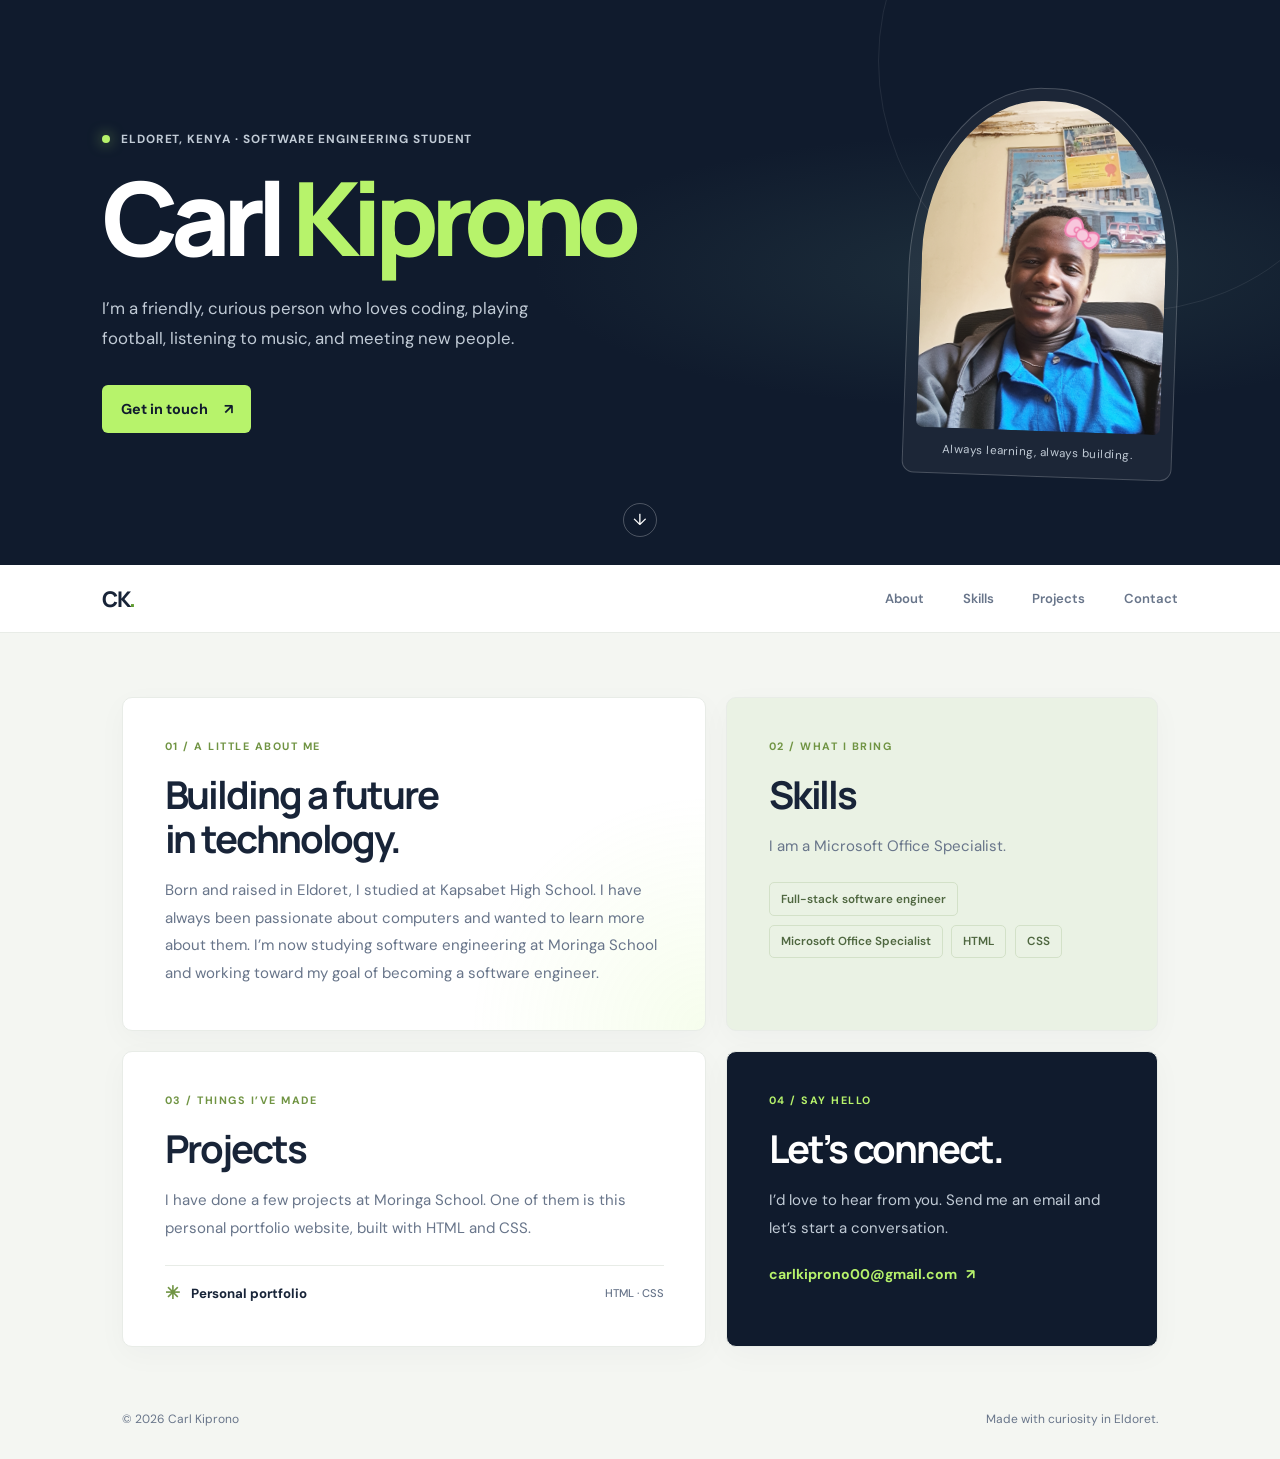
<file: index.html>
<!DOCTYPE html>
<html lang="en">
<head>
    <meta charset="UTF-8">
    <meta name="viewport" content="width=device-width, initial-scale=1.0">
    <meta name="theme-color" content="#101b2d">
    <meta name="description" content="Carl Kiprono's personal portfolio — software engineering student, curious creator, and lifelong learner.">
    <title>Carl Kiprono | Portfolio</title>
    <link rel="stylesheet" href="styles.css">
</head>
<body>
    <header class="hero">
        <div class="hero-copy">
            <p class="eyebrow"><span class="status-dot"></span> Eldoret, Kenya · Software Engineering Student</p>
            <h1>Carl <span>Kiprono</span></h1>
            <p class="hero-intro">
                I’m a friendly, curious person who loves coding, playing football, listening to music, and meeting new people.
            </p>
            <a class="button" href="mailto:carlkiprono00@gmail.com">Get in touch <span aria-hidden="true">↗</span></a>
        </div>
        <div class="portrait-frame">
            <img
                class="portrait"
                src="images/Snapchat-1238015902.jpg"
                alt="Portrait of Carl Kiprono">
            <span class="portrait-caption">Always learning, always building.</span>
        </div>
        <a class="scroll-cue" href="#about" aria-label="Scroll to About me">↓</a>
    </header>

    <nav class="site-nav" aria-label="Main navigation">
        <a class="brand" href="#">CK<span>.</span></a>
        <div class="nav-links">
            <a href="#about">About</a>
            <a href="#skills">Skills</a>
            <a href="#projects">Projects</a>
            <a href="#contact">Contact</a>
        </div>
    </nav>

    <main class="content-grid">
        <section class="card about-card" id="about">
            <p class="section-label">01 / A little about me</p>
            <h2>Building a future<br>in technology.</h2>
            <p>
                Born and raised in Eldoret, I studied at Kapsabet High School. I have always been passionate about computers and wanted to learn more about them. I’m now studying software engineering at Moringa School and working toward my goal of becoming a software engineer.
            </p>
        </section>

        <section class="card skills-card" id="skills">
            <p class="section-label">02 / What I bring</p>
            <h2>Skills</h2>
            <p>I am a Microsoft Office Specialist.</p>
            <div class="skill-tags">
                <span>Full-stack software engineer</span>
                <span>Microsoft Office Specialist</span>
                <span>HTML</span>
                <span>CSS</span>
            </div>
        </section>

        <section class="card projects-card" id="projects">
            <p class="section-label">03 / Things I’ve made</p>
            <h2>Projects</h2>
            <p>
                I have done a few projects at Moringa School. One of them is this personal portfolio website, built with HTML and CSS.
            </p>
            <div class="project-note"><span aria-hidden="true">✳</span> Personal portfolio <span class="project-tech">HTML · CSS</span></div>
        </section>

        <section class="card contact-card" id="contact">
            <p class="section-label">04 / Say hello</p>
            <h2>Let’s connect.</h2>
            <p>I’d love to hear from you. Send me an email and let’s start a conversation.</p>
            <a class="email-link" href="mailto:carlkiprono00@gmail.com">carlkiprono00@gmail.com <span aria-hidden="true">↗</span></a>
        </section>
    </main>

    <footer class="site-footer">
        <span>© 2026 Carl Kiprono</span>
        <span>Made with curiosity in Eldoret.</span>
    </footer>
</body>
</html>
</file>
<file: styles.css>
@import url("https://fonts.googleapis.com/css2?family=DM+Sans:wght@400;500;600;700&family=Manrope:wght@400;500;600;700;800&display=swap");

:root {
    color-scheme: light;
    --ink: #182438;
    --muted: #68758a;
    --navy: #101b2d;
    --accent: #b7f36b;
    --paper: #f4f6f2;
    --card: #ffffff;
    --line: #e8ece7;
}

* {
    box-sizing: border-box;
}

html {
    scroll-behavior: smooth;
    scroll-padding-top: 6rem;
}

body {
    margin: 0;
    background: var(--paper);
    color: var(--ink);
    font-family: "DM Sans", Arial, sans-serif;
    -webkit-font-smoothing: antialiased;
}

a {
    color: inherit;
}

.hero {
    position: relative;
    display: flex;
    min-height: 510px;
    align-items: center;
    justify-content: space-between;
    gap: 4rem;
    overflow: hidden;
    padding: 5.5rem max(8vw, calc((100vw - 1100px) / 2));
    background:
        radial-gradient(ellipse at 78% 48%, rgb(69 105 103 / 24%), transparent 33%),
        var(--navy);
    color: #fff;
}

.hero::before {
    position: absolute;
    top: -190px;
    right: -100px;
    width: 500px;
    height: 500px;
    border: 1px solid rgb(255 255 255 / 8%);
    border-radius: 50%;
    content: "";
}

.hero-copy {
    position: relative;
    z-index: 1;
    max-width: 590px;
}

.eyebrow,
.section-label {
    margin: 0 0 1.25rem;
    font-size: 0.74rem;
    font-weight: 700;
    letter-spacing: 0.14em;
    text-transform: uppercase;
}

.eyebrow {
    display: flex;
    align-items: center;
    gap: 0.65rem;
    color: #c1cbd6;
    letter-spacing: 0.08em;
}

.status-dot {
    width: 8px;
    height: 8px;
    border-radius: 50%;
    background: var(--accent);
    box-shadow: 0 0 14px rgb(183 243 107 / 65%);
}

h1,
h2 {
    font-family: "Manrope", "DM Sans", sans-serif;
}

.hero h1 {
    margin: 0;
    font-size: clamp(3.7rem, 8vw, 6.4rem);
    font-weight: 800;
    letter-spacing: -0.075em;
    line-height: 0.98;
}

.hero h1 span {
    color: var(--accent);
}

.hero-intro {
    max-width: 490px;
    margin: 1.6rem 0 2rem;
    color: #c1cbd6;
    font-size: 1.05rem;
    line-height: 1.8;
}

.button {
    display: inline-flex;
    min-height: 48px;
    align-items: center;
    gap: 1rem;
    padding: 0.8rem 1.15rem;
    border-radius: 6px;
    background: var(--accent);
    color: var(--navy);
    font-size: 0.9rem;
    font-weight: 700;
    text-decoration: none;
    transition: transform 180ms ease, background 180ms ease;
}

.button:hover {
    transform: translateY(-2px);
    background: #c9ff88;
}

.portrait-frame {
    position: relative;
    z-index: 1;
    flex: 0 0 270px;
    padding: 12px;
    border: 1px solid rgb(255 255 255 / 20%);
    border-radius: 48% 48% 12px 12px;
    background: rgb(255 255 255 / 5%);
    transform: rotate(2deg);
}

.portrait {
    display: block;
    width: 100%;
    height: 330px;
    border-radius: 48% 48% 7px 7px;
    object-fit: cover;
    object-position: center 36%;
}

.portrait-caption {
    display: block;
    padding: 0.9rem 0.3rem 0.2rem;
    color: #c1cbd6;
    font-size: 0.72rem;
    letter-spacing: 0.04em;
    text-align: center;
}

.scroll-cue {
    position: absolute;
    bottom: 1.75rem;
    left: 50%;
    display: grid;
    width: 34px;
    height: 34px;
    place-items: center;
    border: 1px solid rgb(255 255 255 / 25%);
    border-radius: 50%;
    color: #fff;
    text-decoration: none;
    transform: translateX(-50%);
}

.site-nav {
    position: sticky;
    z-index: 5;
    top: 0;
    display: flex;
    height: 68px;
    align-items: center;
    justify-content: space-between;
    padding: 0 max(8vw, calc((100vw - 1100px) / 2));
    border-bottom: 1px solid var(--line);
    background: rgb(255 255 255 / 94%);
    backdrop-filter: blur(14px);
}

.brand {
    font-family: "Manrope", sans-serif;
    font-size: 1.35rem;
    font-weight: 800;
    letter-spacing: -0.08em;
    text-decoration: none;
}

.brand span {
    color: #609b30;
}

.nav-links {
    display: flex;
    gap: clamp(1rem, 3vw, 2.4rem);
}

.nav-links a {
    color: var(--muted);
    font-size: 0.82rem;
    font-weight: 600;
    text-decoration: none;
    transition: color 180ms ease;
}

.nav-links a:hover {
    color: #609b30;
}

.content-grid {
    display: grid;
    max-width: 1100px;
    grid-template-columns: 1.15fr 0.85fr;
    gap: 1.25rem;
    margin: 0 auto;
    padding: 4rem 2rem;
}

.card {
    padding: clamp(1.6rem, 4vw, 2.6rem);
    border: 1px solid var(--line);
    border-radius: 10px;
    background: var(--card);
    box-shadow: 0 8px 30px rgb(24 36 56 / 3%);
}

.section-label {
    color: #709443;
    font-size: 0.67rem;
}

.card h2 {
    margin: 0 0 1rem;
    font-size: clamp(1.7rem, 3.3vw, 2.4rem);
    font-weight: 700;
    letter-spacing: -0.055em;
    line-height: 1.14;
}

.card > p:not(.section-label) {
    margin: 0;
    color: var(--muted);
    font-size: 0.94rem;
    line-height: 1.85;
}

.about-card {
    min-height: 280px;
    background:
        radial-gradient(circle at 100% 100%, rgb(183 243 107 / 12%), transparent 35%),
        var(--card);
}

.about-card > p:not(.section-label) {
    max-width: 610px;
}

.skills-card {
    background: #eaf2e4;
}

.skill-tags {
    display: flex;
    flex-wrap: wrap;
    gap: 0.55rem;
    margin-top: 1.35rem;
}

.skill-tags span {
    padding: 0.48rem 0.68rem;
    border: 1px solid #d3e1c8;
    border-radius: 5px;
    color: #4f6740;
    font-size: 0.73rem;
    font-weight: 600;
}

.project-note {
    display: flex;
    align-items: center;
    gap: 0.7rem;
    margin-top: 1.4rem;
    padding-top: 1rem;
    border-top: 1px solid var(--line);
    font-size: 0.83rem;
    font-weight: 700;
}

.project-note > span:first-child {
    color: #709443;
    font-size: 1.1rem;
}

.project-tech {
    margin-left: auto;
    color: var(--muted);
    font-size: 0.7rem;
    font-weight: 500;
}

.contact-card {
    background: var(--navy);
    color: #fff;
}

.contact-card .section-label {
    color: var(--accent);
}

.contact-card > p:not(.section-label) {
    color: #c1cbd6;
}

.email-link {
    display: inline-flex;
    align-items: center;
    gap: 0.6rem;
    margin-top: 1.4rem;
    color: var(--accent);
    font-size: 0.88rem;
    font-weight: 700;
    text-decoration: none;
    overflow-wrap: anywhere;
}

.site-footer {
    display: flex;
    max-width: 1100px;
    justify-content: space-between;
    gap: 1rem;
    margin: 0 auto;
    padding: 0 2rem 2rem;
    color: var(--muted);
    font-size: 0.75rem;
}

a:focus-visible {
    outline: 3px solid #83b94e;
    outline-offset: 4px;
}

@media (max-width: 720px) {
    .hero {
        min-height: auto;
        flex-direction: column-reverse;
        align-items: flex-start;
        gap: 2.5rem;
        padding: 4rem 1.5rem 5rem;
    }

    .portrait-frame {
        width: min(230px, 65vw);
        flex-basis: auto;
        align-self: center;
    }

    .portrait {
        height: 260px;
    }

    .hero h1 {
        font-size: clamp(3.4rem, 14vw, 5rem);
    }

    .site-nav {
        height: 60px;
        padding: 0 1.25rem;
    }

    .nav-links {
        gap: 1rem;
    }

    .nav-links a {
        font-size: 0.75rem;
    }

    .content-grid {
        grid-template-columns: 1fr;
        gap: 0.9rem;
        padding: 2rem 1rem;
    }

    .card {
        min-height: 0;
    }

    .site-footer {
        flex-direction: column;
        padding: 0 1.25rem 1.5rem;
    }
}

@media (max-width: 380px) {
    .nav-links {
        gap: 0.65rem;
    }

    .nav-links a {
        font-size: 0.68rem;
    }
}

@media (prefers-reduced-motion: reduce) {
    html {
        scroll-behavior: auto;
    }

    *,
    *::before,
    *::after {
        transition-duration: 0.01ms !important;
    }
}
</file>
